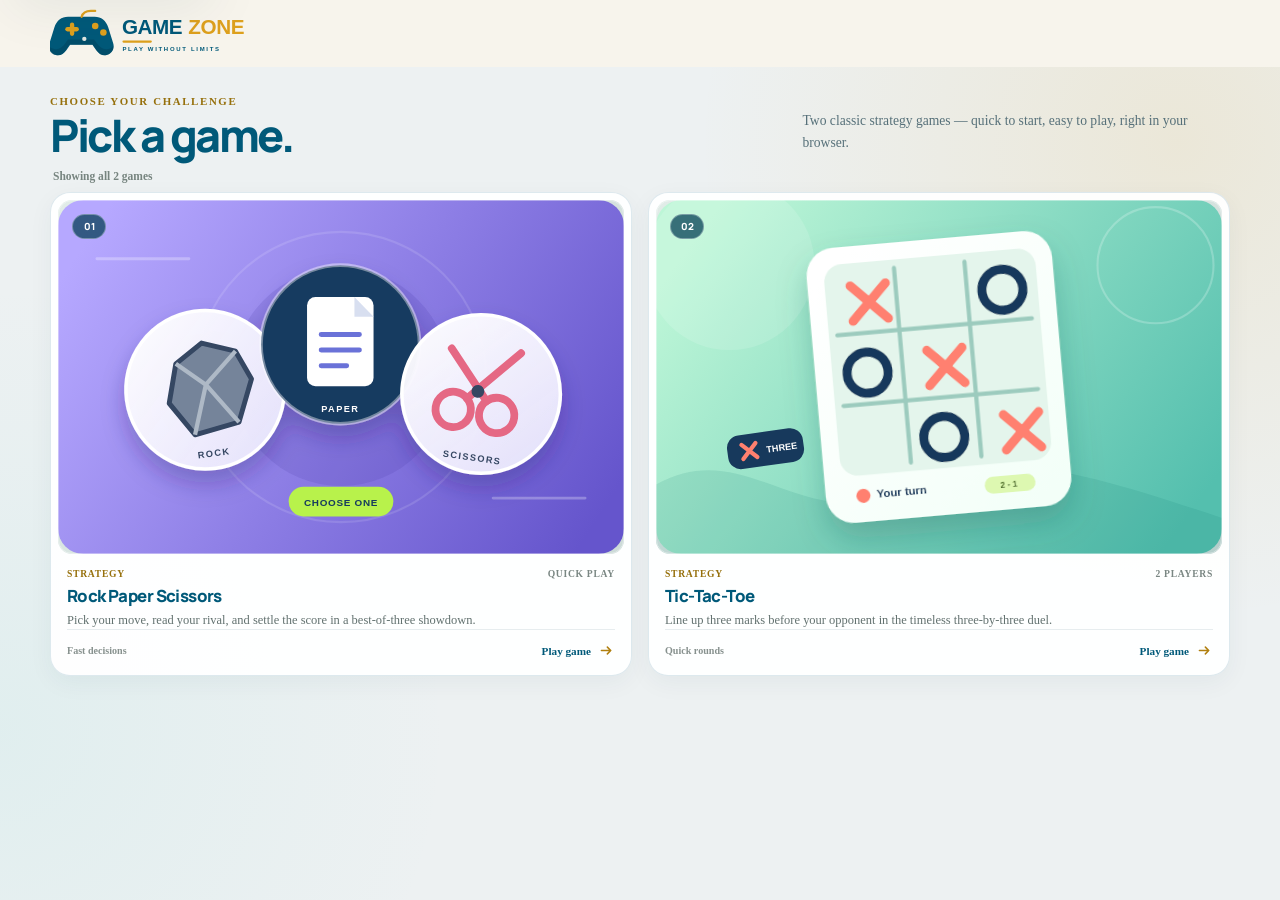
<file: index.html>
<!DOCTYPE html>
<html lang="en">
<head>
  <meta charset="UTF-8">
  <meta name="viewport" content="width=device-width, initial-scale=1.0">
  <meta name="description" content="Play Rock Paper Scissors and Tic-Tac-Toe right in your browser — no downloads, no installs.">
  <meta name="theme-color" content="#f7f5ec">
  <link rel="icon" type="image/svg+xml" href="assets/icon/game_zone_favicon.svg">
  <title>Game Zone — Two Classics, One Place</title>
  <link rel="stylesheet" href="css/main.css">
  <script src="scripts/main.js" defer></script>
</head>
<body>
  <a class="skip-link" href="#games">Skip to the game library</a>

  <header class="site-header" data-site-header>
    <div class="site-header__inner">
      <a class="brand" href="#top" aria-label="Game Zone home">
        <img class="brand__logo" src="assets/icon/game_zone_logo.svg" alt="Game Zone — Play Without Limits">
      </a>
    </div>
  </header>

  <main id="top">
    <section class="games-section" id="games" aria-labelledby="games-title">
      <div class="games-section__inner">
        <div class="section-heading">
          <div>
            <p class="section-kicker">Choose your challenge</p>
            <h2 id="games-title">Pick a game.</h2>
          </div>
          <p>Two classic strategy games — quick to start, easy to play, right in your browser.</p>
        </div>

        <p class="catalog-count" data-result-count aria-live="polite">Showing all 2 games</p>

        <div class="game-grid" data-game-grid>
          <!-- Cards rendered dynamically from data/games.json -->
        </div>

        <div class="empty-state" data-empty-state hidden>
          <span aria-hidden="true">?</span>
          <h3>No games found</h3>
          <p>Try another search or choose a different category.</p>
          <button type="button" class="empty-state__reset" data-reset-catalog>Show all games</button>
        </div>
      </div>
    </section>
  </main>
</body>
</html>
</file>
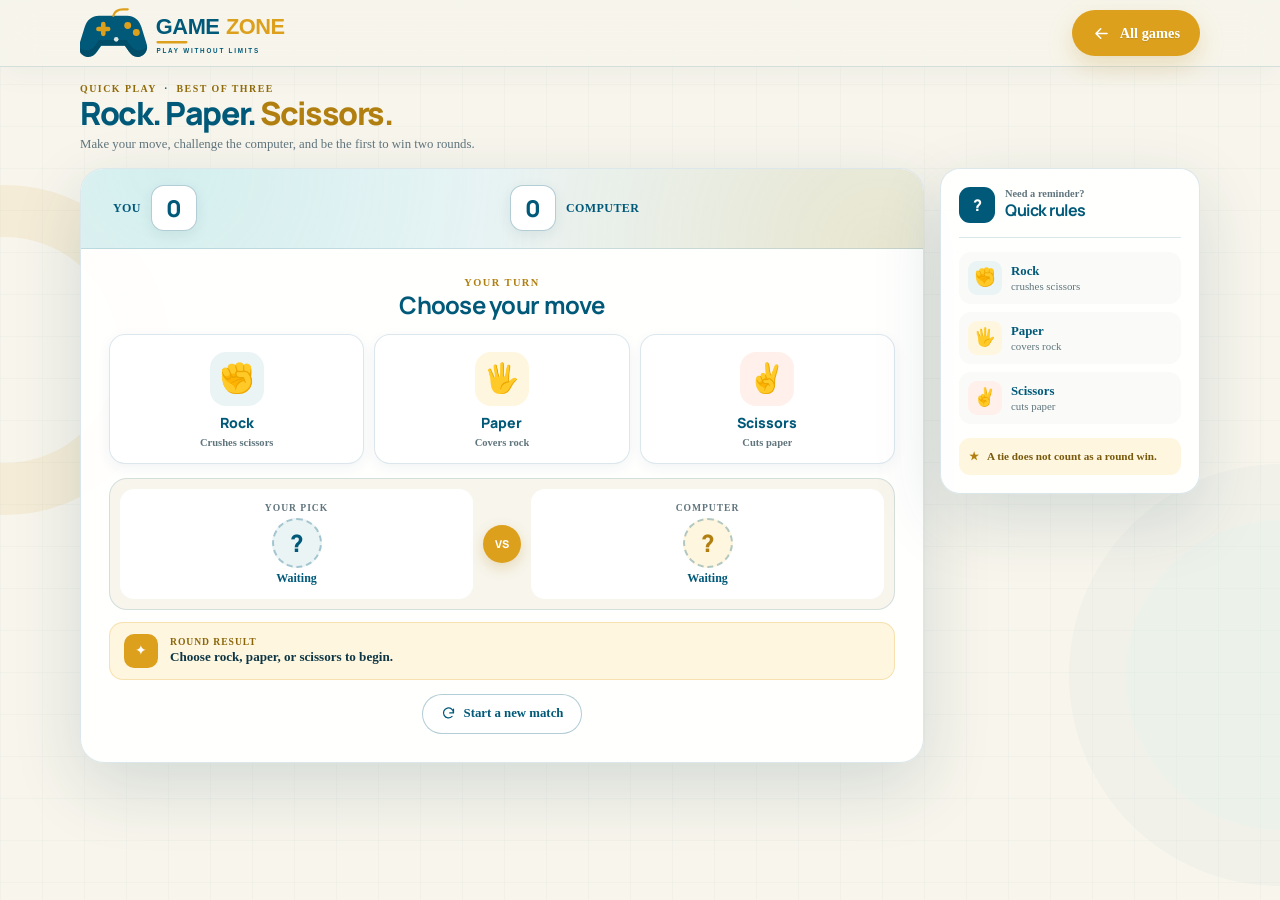
<file: games/rock-paper-scissors/index.html>
<!DOCTYPE html>
<html lang="en">
<head>
  <meta charset="UTF-8">
  <meta name="viewport" content="width=device-width, initial-scale=1.0">
  <meta name="description" content="Play a best-of-three game of Rock Paper Scissors in Game Zone.">
  <meta name="theme-color" content="#f7f5ec">
  <link rel="icon" type="image/svg+xml" href="../../assets/icon/game_zone_favicon.svg">
  <title>Rock Paper Scissors | Game Zone</title>

  <link rel="preconnect" href="https://fonts.googleapis.com">
  <link rel="preconnect" href="https://fonts.gstatic.com" crossorigin>
  <link href="https://fonts.googleapis.com/css2?family=DM+Sans:wght@400;500;600;700&family=Manrope:wght@600;700;800&display=swap" rel="stylesheet">
  <link rel="stylesheet" href="styles.css">
  <script src="game.js" defer></script>
</head>
<body>
  <div class="page-shape page-shape--left" aria-hidden="true"></div>
  <div class="page-shape page-shape--right" aria-hidden="true"></div>

  <header class="game-header">
    <div class="game-header__inner">
      <a class="brand" href="../../index.html" aria-label="Game Zone home">
        <img
          class="brand__logo"
          src="../../assets/icon/game_zone_logo.svg"
          alt="Game Zone — Play Without Limits"
          width="470"
          height="104"
        >
      </a>

      <a class="back-link" href="../../index.html#games">
        <svg viewBox="0 0 24 24" aria-hidden="true">
          <path d="M19 12H5m6-6-6 6 6 6" fill="none" stroke="currentColor" stroke-width="2" stroke-linecap="round" stroke-linejoin="round"/>
        </svg>
        <span>All games</span>
      </a>
    </div>
  </header>

  <main class="game-page">
    <section class="game-hero" aria-labelledby="page-title">
      <div class="game-hero__copy">
        <p class="eyebrow">Quick play <span aria-hidden="true">·</span> Best of three</p>
        <h1 id="page-title">Rock. Paper. <span>Scissors.</span></h1>
        <p class="game-hero__intro">
          Make your move, challenge the computer, and be the first to win two rounds.
        </p>
      </div>
    </section>

    <div class="game-layout">
      <section class="game-board" id="game-board" aria-labelledby="play-title">
        <h2 class="sr-only" id="play-title">Play Rock Paper Scissors</h2>

        <div class="scoreboard" role="group" aria-label="Current match score">
          <div class="score score--player">
            <span class="score__label">You</span>
            <output class="score__value" id="player-score" aria-label="Your score">0</output>
          </div>

          <div class="score score--computer">
            <span class="score__label">Computer</span>
            <output class="score__value" id="computer-score" aria-label="Computer score">0</output>
          </div>
        </div>

        <div class="game-board__content">
          <div class="section-heading">
            <p>Your turn</p>
            <h2 id="choice-heading">Choose your move</h2>
          </div>

          <div class="choices" role="group" aria-labelledby="choice-heading">
            <button class="choice" id="rock" type="button" data-choice="rock" aria-pressed="false">
              <span class="choice__icon choice__icon--rock" aria-hidden="true">✊</span>
              <span class="choice__name">Rock</span>
              <span class="choice__hint">Crushes scissors</span>
            </button>

            <button class="choice" id="paper" type="button" data-choice="paper" aria-pressed="false">
              <span class="choice__icon choice__icon--paper" aria-hidden="true">🖐️</span>
              <span class="choice__name">Paper</span>
              <span class="choice__hint">Covers rock</span>
            </button>

            <button class="choice" id="scissors" type="button" data-choice="scissors" aria-pressed="false">
              <span class="choice__icon choice__icon--scissors" aria-hidden="true">✌️</span>
              <span class="choice__name">Scissors</span>
              <span class="choice__hint">Cuts paper</span>
            </button>
          </div>

          <div class="battle" role="group" aria-label="Current round choices">
            <div class="pick-card pick-card--player">
              <span class="pick-card__label">Your pick</span>
              <output class="pick-card__icon" id="player-choice" aria-label="Your current choice">?</output>
              <strong class="pick-card__name" id="player-choice-name">Waiting</strong>
            </div>

            <span class="versus" aria-hidden="true">VS</span>

            <div class="pick-card pick-card--computer">
              <span class="pick-card__label">Computer</span>
              <output class="pick-card__icon" id="computer-choice" aria-label="Computer's current choice">?</output>
              <strong class="pick-card__name" id="computer-choice-name">Waiting</strong>
            </div>
          </div>

          <div class="result-panel" role="status" aria-live="polite" aria-atomic="true">
            <span class="result-panel__marker" aria-hidden="true">✦</span>
            <div>
              <span class="result-panel__label">Round result</span>
              <p id="result-message">Choose rock, paper, or scissors to begin.</p>
            </div>
          </div>

          <button class="reset-button" id="reset-game" type="button">
            <svg viewBox="0 0 24 24" aria-hidden="true">
              <path d="M20 11a8 8 0 1 0-2.34 5.66M20 5v6h-6" fill="none" stroke="currentColor" stroke-width="2" stroke-linecap="round" stroke-linejoin="round"/>
            </svg>
            Start a new match
          </button>
        </div>
      </section>

      <aside class="rules-card" aria-labelledby="rules-title">
        <div class="rules-card__heading">
          <span aria-hidden="true">?</span>
          <div>
            <p>Need a reminder?</p>
            <h2 id="rules-title">Quick rules</h2>
          </div>
        </div>

        <ol class="rule-list">
          <li>
            <span class="rule-list__icon rule-list__icon--rock" aria-hidden="true">✊</span>
            <p><strong>Rock</strong><span>crushes scissors</span></p>
          </li>
          <li>
            <span class="rule-list__icon rule-list__icon--paper" aria-hidden="true">🖐️</span>
            <p><strong>Paper</strong><span>covers rock</span></p>
          </li>
          <li>
            <span class="rule-list__icon rule-list__icon--scissors" aria-hidden="true">✌️</span>
            <p><strong>Scissors</strong><span>cuts paper</span></p>
          </li>
        </ol>

        <p class="rules-tip">
          <span aria-hidden="true">★</span>
          A tie does not count as a round win.
        </p>
      </aside>
    </div>
  </main>
</body>
</html>
</file>
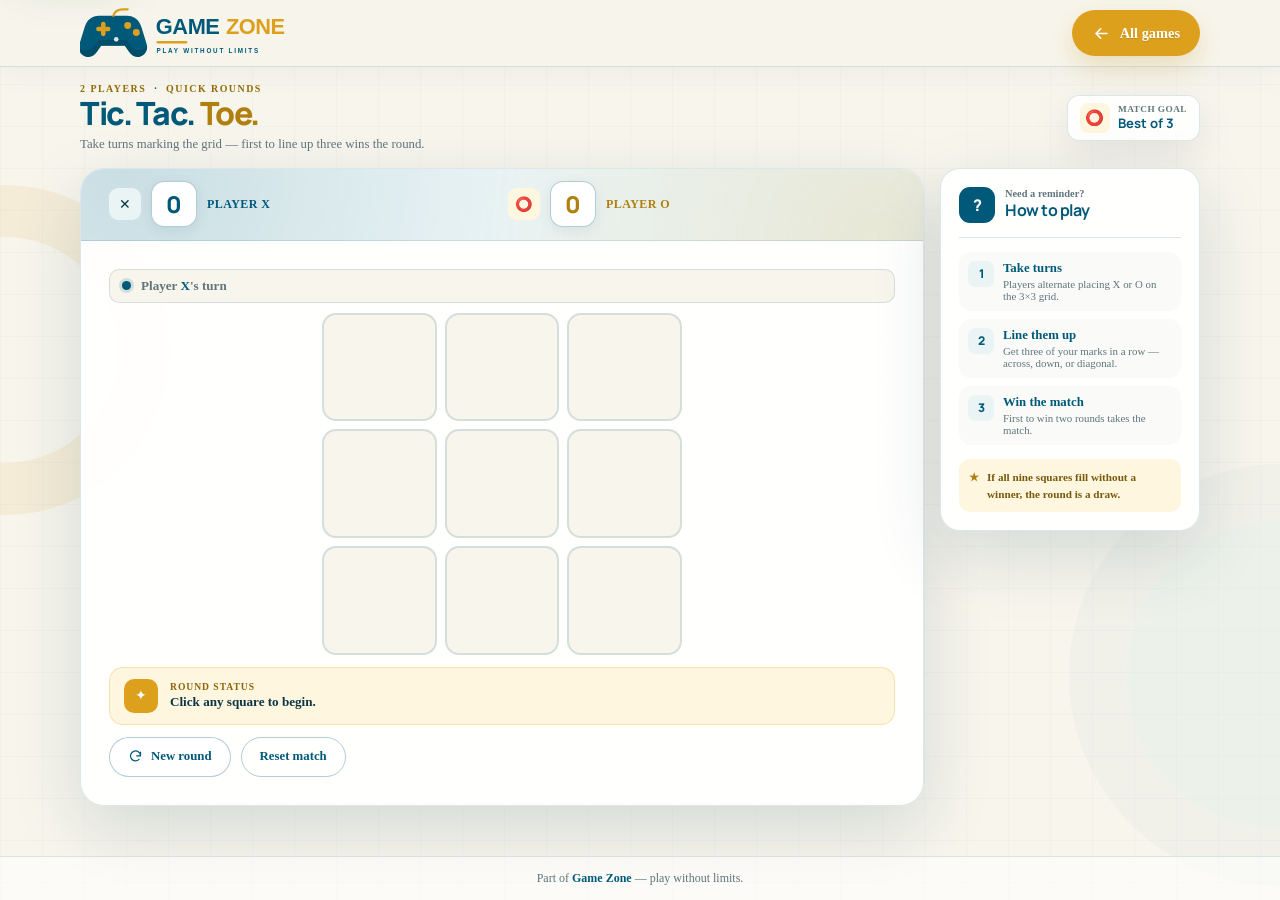
<file: games/tic-tac-toe/index.html>
<!DOCTYPE html>
<html lang="en">
<head>
  <meta charset="UTF-8">
  <meta name="viewport" content="width=device-width, initial-scale=1.0">
  <meta name="description" content="Play Tic-Tac-Toe against a friend — line up three marks and win the classic three-by-three duel.">
  <meta name="theme-color" content="#f7f5ec">
  <link rel="icon" type="image/svg+xml" href="../../assets/icon/game_zone_favicon.svg">
  <title>Tic-Tac-Toe | Game Zone</title>

  <link rel="preconnect" href="https://fonts.googleapis.com">
  <link rel="preconnect" href="https://fonts.gstatic.com" crossorigin>
  <link href="https://fonts.googleapis.com/css2?family=DM+Sans:wght@400;500;600;700&family=Manrope:wght@600;700;800&display=swap" rel="stylesheet">
  <link rel="stylesheet" href="styles.css">
  <script src="game.js" defer></script>
</head>
<body>
  <a class="skip-link" href="#game-board">Skip to game</a>

  <div class="page-shape page-shape--left"  aria-hidden="true"></div>
  <div class="page-shape page-shape--right" aria-hidden="true"></div>

  <header class="game-header">
    <div class="game-header__inner">
      <a class="brand" href="../../index.html" aria-label="Game Zone home">
        <img
          class="brand__logo"
          src="../../assets/icon/game_zone_logo.svg"
          alt="Game Zone — Play Without Limits"
          width="470" height="104"
        >
      </a>
      <a class="back-link" href="../../index.html#games">
        <svg viewBox="0 0 24 24" aria-hidden="true">
          <path d="M19 12H5m6-6-6 6 6 6" fill="none" stroke="currentColor" stroke-width="2"
                stroke-linecap="round" stroke-linejoin="round"/>
        </svg>
        <span>All games</span>
      </a>
    </div>
  </header>

  <main class="game-page">

    <section class="game-hero" aria-labelledby="page-title">
      <div class="game-hero__copy">
        <p class="eyebrow">2 players <span aria-hidden="true">·</span> Quick rounds</p>
        <h1 id="page-title">Tic. Tac. <span>Toe.</span></h1>
        <p class="game-hero__intro">
          Take turns marking the grid — first to line up three wins the round.
        </p>
      </div>
      <div class="match-goal" aria-label="Match goal: best of three rounds">
        <span class="match-goal__icon" aria-hidden="true">⭕</span>
        <span class="match-goal__text">
          <small>Match goal</small>
          <strong>Best of 3</strong>
        </span>
      </div>
    </section>

    <div class="game-layout">

      <!-- ── Board ─────────────────────────────── -->
      <section class="game-board" id="game-board" aria-labelledby="play-title">
        <h2 class="sr-only" id="play-title">Play Tic-Tac-Toe</h2>

        <!-- Scoreboard -->
        <div class="scoreboard" role="group" aria-label="Current match score">
          <div class="score score--x">
            <span class="score__mark" aria-hidden="true">✕</span>
            <output class="score__value" id="score-x" aria-label="Player X score">0</output>
            <span class="score__label">Player X</span>
          </div>
          <div class="score score--o">
            <span class="score__label">Player O</span>
            <output class="score__value" id="score-o" aria-label="Player O score">0</output>
            <span class="score__mark" aria-hidden="true">⭕</span>
          </div>
        </div>

        <div class="game-board__content">

          <!-- Turn indicator -->
          <div class="turn-indicator" role="status" aria-live="polite" aria-atomic="true">
            <span class="turn-indicator__dot" aria-hidden="true"></span>
            <p id="turn-message">Player <strong id="current-player">X</strong>'s turn</p>
          </div>

          <!-- Grid -->
          <div
            class="ttt-grid"
            id="ttt-grid"
            role="grid"
            aria-label="Tic-Tac-Toe board"
          >
            <button class="cell" id="cell-0" type="button" role="gridcell" data-cell="0" aria-label="Row 1, Column 1" aria-pressed="false"></button>
            <button class="cell" id="cell-1" type="button" role="gridcell" data-cell="1" aria-label="Row 1, Column 2" aria-pressed="false"></button>
            <button class="cell" id="cell-2" type="button" role="gridcell" data-cell="2" aria-label="Row 1, Column 3" aria-pressed="false"></button>
            <button class="cell" id="cell-3" type="button" role="gridcell" data-cell="3" aria-label="Row 2, Column 1" aria-pressed="false"></button>
            <button class="cell" id="cell-4" type="button" role="gridcell" data-cell="4" aria-label="Row 2, Column 2" aria-pressed="false"></button>
            <button class="cell" id="cell-5" type="button" role="gridcell" data-cell="5" aria-label="Row 2, Column 3" aria-pressed="false"></button>
            <button class="cell" id="cell-6" type="button" role="gridcell" data-cell="6" aria-label="Row 3, Column 1" aria-pressed="false"></button>
            <button class="cell" id="cell-7" type="button" role="gridcell" data-cell="7" aria-label="Row 3, Column 2" aria-pressed="false"></button>
            <button class="cell" id="cell-8" type="button" role="gridcell" data-cell="8" aria-label="Row 3, Column 3" aria-pressed="false"></button>
          </div>

          <!-- Result -->
          <div class="result-panel" role="status" aria-live="polite" aria-atomic="true">
            <span class="result-panel__marker" aria-hidden="true">✦</span>
            <div>
              <span class="result-panel__label">Round status</span>
              <p id="result-message">Click any square to begin.</p>
            </div>
          </div>

          <!-- Controls -->
          <div class="board-controls">
            <button class="reset-button" id="reset-round" type="button">
              <svg viewBox="0 0 24 24" aria-hidden="true">
                <path d="M20 11a8 8 0 1 0-2.34 5.66M20 5v6h-6" fill="none" stroke="currentColor"
                      stroke-width="2" stroke-linecap="round" stroke-linejoin="round"/>
              </svg>
              New round
            </button>
            <button class="reset-button reset-button--ghost" id="reset-match" type="button">
              Reset match
            </button>
          </div>

        </div>
      </section>

      <!-- ── Rules card ─────────────────────────── -->
      <aside class="rules-card" aria-labelledby="rules-title">
        <div class="rules-card__heading">
          <span aria-hidden="true">?</span>
          <div>
            <p>Need a reminder?</p>
            <h2 id="rules-title">How to play</h2>
          </div>
        </div>

        <ol class="rule-list">
          <li>
            <span class="rule-list__num" aria-hidden="true">1</span>
            <p><strong>Take turns</strong><span>Players alternate placing X or O on the 3×3 grid.</span></p>
          </li>
          <li>
            <span class="rule-list__num" aria-hidden="true">2</span>
            <p><strong>Line them up</strong><span>Get three of your marks in a row — across, down, or diagonal.</span></p>
          </li>
          <li>
            <span class="rule-list__num" aria-hidden="true">3</span>
            <p><strong>Win the match</strong><span>First to win two rounds takes the match.</span></p>
          </li>
        </ol>

        <p class="rules-tip">
          <span aria-hidden="true">★</span>
          If all nine squares fill without a winner, the round is a draw.
        </p>
      </aside>

    </div>
  </main>

  <footer class="game-footer">
    <p>Part of <a href="../../index.html">Game Zone</a> — play without limits.</p>
  </footer>
</body>
</html>
</file>
<file: css/main.css>
@import url("https://fonts.googleapis.com/css2?family=DM+Sans:wght@400;500;600;700&family=Manrope:wght@600;700;800&display=swap");

:root {
  --teal: #005979;
  --teal-deep: #003b52;
  --ink: #0c3646;
  --ink-soft: #567079;
  --ivory: #f7f5ec;
  --mist: #edf1f2;
  --white: #ffffff;
  --gold: #dda01d;
  --gold-dark: #b07f0f;
  --line: rgba(0, 89, 121, 0.13);
  --line-strong: rgba(0, 89, 121, 0.22);
  --radius-card: 28px;
  --shadow-soft: 0 18px 55px rgba(0, 59, 82, 0.1);
  --shadow-card: 0 24px 60px rgba(0, 59, 82, 0.16);
  --font-display: "Manrope", "Avenir Next", "Helvetica Neue", sans-serif;
  --font-body: "DM Sans", "Avenir Next", "Helvetica Neue", sans-serif;
}

*,
*::before,
*::after {
  box-sizing: border-box;
}

html {
  scroll-behavior: smooth;
  scroll-padding-top: 100px;
}

body {
  min-width: 320px;
  min-height: 100vh;
  margin: 0;
  display: flex;
  flex-direction: column;
  overflow-x: hidden;
  background: var(--ivory);
  color: var(--ink);
  font-family: var(--font-body);
  line-height: 1.5;
  -webkit-font-smoothing: antialiased;
  text-rendering: optimizeLegibility;
}

body,
button,
input {
  font: inherit;
}

button,
input {
  color: inherit;
}

button,
a {
  -webkit-tap-highlight-color: transparent;
}

a {
  color: inherit;
  text-decoration: none;
}

button {
  border: 0;
}

img,
svg {
  display: block;
}

img {
  max-width: 100%;
}

figure,
h1,
h2,
h3,
p {
  margin: 0;
}

[hidden] {
  display: none !important;
}

::selection {
  background: var(--gold);
  color: var(--white);
}

:focus-visible {
  outline: 3px solid var(--gold-dark);
  outline-offset: 4px;
}

.sr-only {
  position: absolute;
  width: 1px;
  height: 1px;
  padding: 0;
  margin: -1px;
  overflow: hidden;
  clip: rect(0, 0, 0, 0);
  white-space: nowrap;
  border: 0;
}

.skip-link {
  position: fixed;
  top: 12px;
  left: 12px;
  z-index: 200;
  padding: 11px 17px;
  border-radius: 11px;
  background: var(--teal);
  color: var(--white);
  font-weight: 700;
  box-shadow: var(--shadow-soft);
  transform: translateY(-170%);
  transition: transform 180ms ease;
}

.skip-link:focus {
  transform: translateY(0);
}

/* ── Header ────────────────────────────────────────── */
main {
  flex: 1;
  display: flex;
  flex-direction: column;
}

.site-header {
  position: sticky;
  top: 0;
  z-index: 100;
  border-bottom: 1px solid transparent;
  background: rgba(247, 245, 236, 0.84);
  transition: background-color 200ms ease, border-color 200ms ease, box-shadow 200ms ease;
}

.site-header.is-scrolled {
  border-color: var(--line);
  background: rgba(255, 255, 255, 0.92);
  box-shadow: 0 10px 36px rgba(0, 59, 82, 0.1);
  backdrop-filter: blur(18px);
}

.site-header__inner {
  width: min(1180px, calc(100% - 48px));
  min-height: 66px;
  margin: 0 auto;
  display: flex;
  align-items: center;
  justify-content: space-between;
  gap: 32px;
}

.brand {
  display: inline-flex;
  align-items: center;
  flex: 0 0 auto;
  border-radius: 12px;
}

.brand__logo {
  width: clamp(200px, 20vw, 260px);
  height: auto;
}

.site-nav {
  margin-left: auto;
  display: flex;
  align-items: center;
  gap: 34px;
}

.site-nav__link {
  position: relative;
  padding: 12px 0;
  color: #657480;
  font-size: 0.9rem;
  font-weight: 700;
  transition: color 180ms ease;
}

.site-nav__link::after {
  position: absolute;
  right: 0;
  bottom: 6px;
  left: 0;
  height: 3px;
  border-radius: 999px;
  background: var(--gold-dark);
  content: "";
  transform: scaleX(0);
  transform-origin: right;
  transition: transform 180ms ease;
}

.site-nav__link:hover,
.site-nav__link.is-active {
  color: var(--teal);
}

.site-nav__link:hover::after,
.site-nav__link.is-active::after {
  transform: scaleX(1);
  transform-origin: left;
}

/* ── Catalog section ───────────────────────────────── */
.games-section {
  position: relative;
  z-index: 3;
  flex: 1;
  padding: 28px 0 24px;
  background:
    radial-gradient(circle at 92% 9%, rgba(221, 160, 29, 0.12), transparent 30rem),
    radial-gradient(circle at 0 80%, rgba(112, 214, 209, 0.1), transparent 28rem),
    var(--mist);
}

.games-section__inner {
  width: min(1180px, calc(100% - 48px));
  margin: 0 auto;
  height: 100%;
  display: flex;
  flex-direction: column;
}

.section-heading {
  display: grid;
  grid-template-columns: minmax(0, 1.25fr) minmax(270px, 0.75fr);
  align-items: end;
  gap: 40px;
}

.section-kicker {
  margin-bottom: 6px;
  color: #96700c;
  font-size: 0.68rem;
  font-weight: 800;
  letter-spacing: 0.15em;
  text-transform: uppercase;
}

.section-heading h2 {
  color: var(--teal);
  font-family: var(--font-display);
  font-size: clamp(1.8rem, 3.5vw, 2.8rem);
  font-weight: 800;
  letter-spacing: -0.055em;
  line-height: 1;
}

.section-heading > p {
  max-width: 410px;
  padding-bottom: 4px;
  color: var(--ink-soft);
  font-size: 0.85rem;
  line-height: 1.6;
}

.catalog-tools {
  margin-top: 20px;
  padding: 8px;
  display: flex;
  border: 1px solid var(--line);
  border-radius: 16px;
  background: rgba(255, 255, 255, 0.74);
  box-shadow: 0 8px 24px rgba(0, 59, 82, 0.06);
}

.search-box {
  position: relative;
  width: 100%;
  display: flex;
  align-items: center;
}

.search-box > svg {
  position: absolute;
  left: 15px;
  z-index: 1;
  width: 19px;
  height: 19px;
  color: #6a7a7c;
  pointer-events: none;
}

.search-box input {
  width: 100%;
  height: 38px;
  padding: 0 43px 0 44px;
  border: 1px solid transparent;
  border-radius: 10px;
  outline: 0;
  appearance: none;
  background: var(--white);
  color: var(--teal);
  font-size: 0.85rem;
  box-shadow: inset 0 0 0 1px rgba(0, 59, 82, 0.06);
  transition: border-color 180ms ease, box-shadow 180ms ease;
}

.search-box input::-webkit-search-cancel-button {
  cursor: pointer;
}

.search-box input::placeholder {
  color: #8a9694;
}

.search-box input:focus {
  border-color: var(--gold-dark);
  box-shadow: 0 0 0 3px rgba(221, 160, 29, 0.28);
}

.search-box kbd {
  position: absolute;
  right: 12px;
  min-width: 23px;
  padding: 2px 6px;
  border: 1px solid #d9dfd7;
  border-radius: 6px;
  background: #f4f5ef;
  color: #87928d;
  font-family: inherit;
  font-size: 0.65rem;
  text-align: center;
  pointer-events: none;
}

.catalog-count {
  margin: 12px 3px 10px;
  color: #76847f;
  font-size: 0.72rem;
  font-weight: 700;
}

/* ── Game cards (JS-rendered) ──────────────────────── */
.game-grid {
  display: grid;
  grid-template-columns: repeat(2, minmax(0, 1fr));
  gap: 16px;
  flex: 1;
  align-content: stretch;
}

.game-card {
  min-width: 0;
  overflow: hidden;
  border: 1px solid var(--line);
  border-radius: 20px;
  background: rgba(255, 255, 255, 0.94);
  box-shadow: 0 7px 24px rgba(0, 59, 82, 0.05);
  transition: border-color 220ms ease, box-shadow 220ms ease, transform 220ms ease;
  animation: card-in 480ms both;
  display: flex;
  flex-direction: column;
}

.game-card:nth-child(2) { animation-delay: 45ms; }

@keyframes card-in {
  from { opacity: 0; transform: translateY(14px); }
  to   { opacity: 1; transform: translateY(0); }
}

.game-card:hover {
  border-color: var(--line-strong);
  box-shadow: var(--shadow-card);
  transform: translateY(-7px);
}

.game-card__link {
  height: 100%;
  flex: 1;
  display: flex;
  flex-direction: column;
  border-radius: inherit;
  color: inherit;
}

.game-card__link:focus-visible {
  outline: 3px solid var(--gold-dark);
  outline-offset: -3px;
}

.game-card__media {
  position: relative;
  flex: 1;
  min-height: 180px;
  margin: 7px 7px 0;
  overflow: hidden;
  border-radius: 14px;
  background: linear-gradient(135deg, #e1ece8, #cddbd8);
  isolation: isolate;
}

.game-card__media::after {
  position: absolute;
  inset: 0;
  z-index: 1;
  border: 1px solid rgba(255, 255, 255, 0.38);
  border-radius: inherit;
  content: "";
  pointer-events: none;
}

.game-card__image {
  width: 100%;
  height: 100%;
  object-fit: cover;
  transition: opacity 220ms ease, transform 420ms ease;
}

.game-card:hover .game-card__image {
  transform: scale(1.045);
}

.game-card__image.is-missing {
  opacity: 0;
}

.game-card__number {
  position: absolute;
  top: 14px;
  left: 14px;
  z-index: 3;
  min-width: 34px;
  height: 25px;
  padding: 0 8px;
  display: grid;
  place-items: center;
  border: 1px solid rgba(255, 255, 255, 0.33);
  border-radius: 999px;
  background: rgba(0, 59, 82, 0.72);
  color: var(--white);
  font-family: var(--font-display);
  font-size: 0.61rem;
  font-weight: 800;
  backdrop-filter: blur(9px);
}

.game-card__body {
  padding: 14px 16px 16px;
  display: flex;
  flex-direction: column;
  flex-shrink: 0;
}

.game-card__meta {
  display: flex;
  align-items: center;
  justify-content: space-between;
  gap: 16px;
  color: #7a8783;
  font-size: 0.6rem;
  font-weight: 800;
  letter-spacing: 0.075em;
  text-transform: uppercase;
}

.game-card__meta span:first-child {
  color: #96700c;
}

.game-card h3 {
  margin-top: 7px;
  color: var(--teal);
  font-family: var(--font-display);
  font-size: 1.05rem;
  font-weight: 800;
  letter-spacing: -0.035em;
  line-height: 1.2;
}

.game-card__body > p {
  margin-top: 5px;
  color: #62716f;
  font-size: 0.78rem;
  line-height: 1.5;
}

.game-card__footer {
  margin-top: auto;
  padding-top: 12px;
  display: flex;
  align-items: center;
  justify-content: space-between;
  gap: 12px;
  border-top: 1px solid rgba(0, 59, 82, 0.09);
  color: #87918e;
  font-size: 0.63rem;
  font-weight: 700;
}

.game-card__action {
  display: inline-flex;
  align-items: center;
  gap: 7px;
  color: var(--teal);
  font-size: 0.7rem;
  font-weight: 800;
  white-space: nowrap;
}

.game-card__action svg {
  width: 17px;
  height: 17px;
  color: var(--gold-dark);
}

/* ── Empty state ───────────────────────────────────── */
.empty-state {
  padding: 70px 20px;
  border: 1px dashed #b6c1b9;
  border-radius: var(--radius-card);
  background: rgba(255, 255, 255, 0.5);
  text-align: center;
}

.empty-state > span {
  width: 55px;
  height: 55px;
  margin: 0 auto 15px;
  display: grid;
  place-items: center;
  border-radius: 50%;
  background: var(--teal);
  color: var(--gold);
  font-family: var(--font-display);
  font-size: 1.35rem;
  font-weight: 800;
}

.empty-state h3 {
  color: var(--teal);
  font-family: var(--font-display);
  font-size: 1.3rem;
}

.empty-state p {
  margin-top: 5px;
  color: var(--ink-soft);
  font-size: 0.86rem;
}

.empty-state__reset {
  margin-top: 18px;
  padding: 10px 16px;
  border-radius: 999px;
  background: var(--gold);
  color: var(--teal-deep);
  cursor: pointer;
  font-size: 0.78rem;
  font-weight: 800;
  transition: background-color 180ms ease, transform 180ms ease;
}

.empty-state__reset:hover {
  background: #e9ad2d;
  transform: translateY(-1px);
}

/* ── Footer ────────────────────────────────────────── */
.site-footer {
  background: var(--teal-deep);
  color: var(--white);
}

.site-footer__inner {
  width: min(1180px, calc(100% - 48px));
  margin: 0 auto;
  padding: 24px 0 20px;
  display: grid;
  grid-template-columns: 1fr auto;
  align-items: center;
  gap: 32px;
}

.site-footer__brand > p {
  color: rgba(255, 255, 255, 0.5);
  font-size: 0.86rem;
}

.site-footer__links {
  display: flex;
  gap: 27px;
}

.site-footer__links a {
  color: rgba(255, 255, 255, 0.68);
  font-size: 0.79rem;
  font-weight: 700;
  transition: color 180ms ease;
}

.site-footer__links a:hover {
  color: var(--gold);
}

/* ── Responsive ────────────────────────────────────── */
@media (max-width: 900px) {
  .section-heading {
    grid-template-columns: 1fr;
    gap: 20px;
  }
}

@media (max-width: 700px) {
  .site-header__inner,
  .games-section__inner,
  .site-footer__inner {
    width: min(100% - 32px, 1180px);
  }

  .site-header__inner {
    min-height: 82px;
    gap: 16px;
  }

  .brand__logo {
    width: 215px;
  }

  .site-nav {
    display: none;
  }

  .games-section {
    padding: 48px 0 56px;
  }

  .catalog-tools {
    margin-top: 36px;
  }

  .game-grid {
    grid-template-columns: 1fr;
    gap: 18px;
  }

  .game-card__media {
    aspect-ratio: 16 / 9;
  }

  .site-footer__inner {
    padding: 22px 0 18px;
    grid-template-columns: 1fr;
    gap: 18px;
  }

  .site-footer__links {
    flex-wrap: wrap;
  }
}

@media (max-width: 460px) {
  .brand__logo {
    width: 185px;
  }

  .section-heading h2 {
    font-size: 2.55rem;
  }

  .catalog-tools {
    margin-top: 36px;
  }

  .game-card__body {
    padding: 18px;
  }

  .game-card__number {
    top: 11px;
    left: 11px;
  }

  .game-card__footer > span:first-child {
    display: none;
  }

  .game-card__footer {
    justify-content: flex-end;
  }
}

@media (prefers-reduced-motion: reduce) {
  html { scroll-behavior: auto; }

  *,
  *::before,
  *::after {
    scroll-behavior: auto !important;
    animation-duration: 0.01ms !important;
    animation-iteration-count: 1 !important;
    transition-duration: 0.01ms !important;
  }
}
</file>
<file: games/rock-paper-scissors/styles.css>
:root {
  --teal: #005979;
  --teal-deep: #003b52;
  --teal-soft: #eaf4f5;
  --gold: #dda01d;
  --gold-dark: #b07f0f;
  --gold-soft: #fff6df;
  --ivory: #f7f5ec;
  --white: #ffffff;
  --ink: #0c3646;
  --ink-soft: #60757d;
  --coral-soft: #fff0eb;
  --aqua-soft: #e7f7f5;
  --line: rgba(0, 89, 121, 0.14);
  --line-strong: rgba(0, 89, 121, 0.3);
  --shadow-soft: 0 14px 40px rgba(0, 59, 82, 0.09);
  --shadow-card: 0 24px 70px rgba(0, 59, 82, 0.14);
  --font-display: "Manrope", "Avenir Next", "Helvetica Neue", sans-serif;
  --font-body: "DM Sans", "Avenir Next", "Helvetica Neue", sans-serif;
}

*,
*::before,
*::after {
  box-sizing: border-box;
}

html {
  scroll-behavior: smooth;
}

body {
  min-width: 320px;
  min-height: 100vh;
  margin: 0;
  display: flex;
  flex-direction: column;
  overflow-x: hidden;
  background:
    linear-gradient(rgba(0, 89, 121, 0.025) 1px, transparent 1px),
    linear-gradient(90deg, rgba(0, 89, 121, 0.025) 1px, transparent 1px),
    var(--ivory);
  background-size: 42px 42px;
  color: var(--ink);
  font-family: var(--font-body);
  line-height: 1.5;
  -webkit-font-smoothing: antialiased;
  text-rendering: optimizeLegibility;
}

body,
button {
  font: inherit;
}

button,
a {
  -webkit-tap-highlight-color: transparent;
}

a {
  color: inherit;
  text-decoration: none;
}

button {
  border: 0;
  color: inherit;
}

button:not(:disabled),
a {
  cursor: pointer;
}

img,
svg {
  display: block;
}

img {
  max-width: 100%;
}

h1,
h2,
p,
ol {
  margin: 0;
}

ol {
  padding: 0;
  list-style: none;
}

::selection {
  background: var(--gold);
  color: var(--white);
}

:focus-visible {
  outline: 3px solid var(--gold-dark);
  outline-offset: 4px;
}

.sr-only {
  position: absolute;
  width: 1px;
  height: 1px;
  padding: 0;
  margin: -1px;
  overflow: hidden;
  clip: rect(0, 0, 0, 0);
  white-space: nowrap;
  border: 0;
}

.skip-link {
  position: fixed;
  top: 12px;
  left: 12px;
  z-index: 1000;
  padding: 11px 17px;
  border-radius: 12px;
  background: var(--teal);
  color: var(--white);
  font-weight: 800;
  box-shadow: var(--shadow-soft);
  transform: translateY(-180%);
  transition: transform 180ms ease;
}

.skip-link:focus {
  transform: translateY(0);
}

.page-shape {
  position: fixed;
  z-index: -1;
  border-radius: 50%;
  pointer-events: none;
}

.page-shape--left {
  top: 185px;
  left: -160px;
  width: 330px;
  height: 330px;
  border: 52px solid rgba(221, 160, 29, 0.1);
}

.page-shape--right {
  right: -155px;
  bottom: 70px;
  width: 310px;
  height: 310px;
  background: rgba(112, 214, 209, 0.08);
  box-shadow: 0 0 0 56px rgba(0, 89, 121, 0.025);
}

/* Header */
.game-header {
  position: relative;
  z-index: 20;
  border-bottom: 1px solid var(--line);
  background: rgba(247, 245, 236, 0.9);
  box-shadow: 0 8px 30px rgba(0, 59, 82, 0.04);
  backdrop-filter: blur(16px);
}

.game-header__inner {
  width: min(1120px, calc(100% - 48px));
  min-height: 66px;
  margin: 0 auto;
  display: flex;
  align-items: center;
  justify-content: space-between;
  gap: 28px;
}

.brand {
  display: inline-flex;
  align-items: center;
  border-radius: 12px;
}

.brand__logo {
  width: clamp(210px, 22vw, 270px);
  height: auto;
}

.back-link {
  min-height: 46px;
  padding: 0 20px;
  display: inline-flex;
  align-items: center;
  justify-content: center;
  gap: 9px;
  border-radius: 999px;
  background: var(--gold);
  color: var(--white);
  font-size: 0.9rem;
  font-weight: 800;
  text-shadow: 0 1px 1px rgba(0, 59, 82, 0.16);
  box-shadow: 0 10px 26px rgba(176, 127, 15, 0.22);
  transition: background-color 180ms ease, box-shadow 180ms ease, transform 180ms ease;
}

.back-link svg {
  width: 19px;
  height: 19px;
  transition: transform 180ms ease;
}

.back-link:hover {
  background: #c78e13;
  box-shadow: 0 14px 30px rgba(176, 127, 15, 0.28);
  transform: translateY(-2px);
}

.back-link:hover svg {
  transform: translateX(-3px);
}

/* Page heading */
.game-page {
  width: min(1120px, calc(100% - 48px));
  margin: 0 auto;
  padding: 16px 0 24px;
  flex: 1;
}

.game-hero {
  margin-bottom: 14px;
  display: flex;
  align-items: center;
  justify-content: space-between;
  gap: 20px;
}

.eyebrow {
  margin-bottom: 3px;
  color: #926c0a;
  font-size: 0.62rem;
  font-weight: 800;
  letter-spacing: 0.15em;
  text-transform: uppercase;
}

.eyebrow span {
  padding: 0 4px;
  color: var(--teal);
}

.game-hero h1 {
  color: var(--teal);
  font-family: var(--font-display);
  font-size: clamp(1.4rem, 3vw, 2rem);
  font-weight: 800;
  letter-spacing: -0.045em;
  line-height: 1.05;
}

.game-hero h1 span {
  color: var(--gold-dark);
}

.game-hero__intro {
  max-width: 560px;
  margin-top: 4px;
  color: var(--ink-soft);
  font-size: 0.8rem;
  line-height: 1.5;
}

.match-goal {
  flex-shrink: 0;
  padding: 7px 12px;
  display: flex;
  align-items: center;
  gap: 8px;
  border: 1px solid var(--line);
  border-radius: 12px;
  background: rgba(255, 255, 255, 0.86);
  box-shadow: var(--shadow-soft);
}

.match-goal__icon {
  width: 30px;
  height: 30px;
  display: grid;
  place-items: center;
  border-radius: 8px;
  background: var(--gold-soft);
  font-size: 0.95rem;
}

.match-goal__text {
  display: grid;
  gap: 0;
}

.match-goal small {
  color: var(--ink-soft);
  font-size: 0.58rem;
  font-weight: 700;
  letter-spacing: 0.05em;
  text-transform: uppercase;
}

.match-goal strong {
  color: var(--teal);
  font-family: var(--font-display);
  font-size: 0.82rem;
}

/* Main game layout */
.game-layout {
  display: grid;
  grid-template-columns: minmax(0, 1fr) minmax(220px, 260px);
  align-items: start;
  gap: 16px;
}

.game-board,
.rules-card {
  border: 1px solid var(--line);
  background: rgba(255, 255, 255, 0.94);
  box-shadow: var(--shadow-card);
}

.game-board {
  min-width: 0;
  overflow: hidden;
  border-radius: 24px;
}

.scoreboard {
  min-height: 80px;
  padding: 14px clamp(16px, 4vw, 32px);
  display: grid;
  grid-template-columns: repeat(2, minmax(0, 1fr));
  align-items: center;
  gap: 16px;
  border-bottom: 1px solid var(--line);
  background:
    radial-gradient(circle at 10% 0%, rgba(112, 214, 209, 0.18), transparent 50%),
    radial-gradient(circle at 95% 100%, rgba(221, 160, 29, 0.17), transparent 50%),
    var(--teal-soft);
}

.score {
  display: flex;
  align-items: center;
  gap: 10px;
}

.score--computer {
  justify-content: flex-end;
  flex-direction: row-reverse;
  text-align: right;
}

.score__label {
  color: var(--teal);
  font-size: 0.75rem;
  font-weight: 800;
  letter-spacing: 0.035em;
  text-transform: uppercase;
}

.score__value {
  width: 46px;
  height: 46px;
  display: grid;
  place-items: center;
  border: 1px solid var(--line-strong);
  border-radius: 13px;
  background: var(--white);
  color: var(--teal);
  font-family: var(--font-display);
  font-size: 1.45rem;
  font-weight: 800;
  line-height: 1;
  box-shadow: 0 4px 14px rgba(0, 59, 82, 0.08);
}

.game-board__content {
  padding: clamp(16px, 3vw, 28px);
}

.section-heading {
  text-align: center;
}

.section-heading p {
  margin-bottom: 3px;
  color: var(--gold-dark);
  font-size: 0.65rem;
  font-weight: 800;
  letter-spacing: 0.14em;
  text-transform: uppercase;
}

.section-heading h2 {
  color: var(--teal);
  font-family: var(--font-display);
  font-size: clamp(1.15rem, 2.5vw, 1.5rem);
  letter-spacing: -0.03em;
  line-height: 1.2;
}

/* Move controls */
.choices {
  margin-top: 14px;
  display: grid;
  grid-template-columns: repeat(3, minmax(0, 1fr));
  gap: 10px;
}

.choice {
  position: relative;
  min-width: 0;
  min-height: 130px;
  padding: 12px 8px 10px;
  display: flex;
  flex-direction: column;
  align-items: center;
  justify-content: center;
  gap: 5px;
  overflow: hidden;
  border: 1px solid var(--line);
  border-radius: 16px;
  background: var(--white);
  box-shadow: 0 4px 14px rgba(0, 59, 82, 0.06);
  transition: border-color 180ms ease, background-color 180ms ease, box-shadow 180ms ease, transform 180ms ease;
}

.choice::after {
  position: absolute;
  top: 7px;
  right: 7px;
  width: 20px;
  height: 20px;
  display: grid;
  place-items: center;
  border-radius: 50%;
  background: var(--teal);
  color: var(--white);
  content: "✓";
  font-size: 0.65rem;
  font-weight: 900;
  opacity: 0;
  transform: scale(0.6);
  transition: opacity 160ms ease, transform 160ms ease;
}

.choice:hover {
  border-color: var(--line-strong);
  background: #fcfdfb;
  box-shadow: 0 8px 22px rgba(0, 59, 82, 0.11);
  transform: translateY(-3px);
}

.choice:active {
  transform: translateY(-1px);
}

.choice[aria-pressed="true"],
.choice.is-selected,
.choice.selected {
  border-color: var(--teal);
  background: var(--teal-soft);
  box-shadow: 0 0 0 3px rgba(0, 89, 121, 0.09), 0 8px 20px rgba(0, 59, 82, 0.12);
}

.choice[aria-pressed="true"]::after,
.choice.is-selected::after,
.choice.selected::after {
  opacity: 1;
  transform: scale(1);
}

.choice:disabled {
  cursor: not-allowed;
  opacity: 0.55;
  transform: none;
}

.choice__icon {
  width: 54px;
  height: 54px;
  margin-bottom: 2px;
  display: grid;
  place-items: center;
  border-radius: 16px;
  font-size: 1.8rem;
  line-height: 1;
  transition: transform 180ms ease;
}

.choice:hover .choice__icon {
  transform: rotate(-5deg) scale(1.05);
}

.choice:nth-child(2):hover .choice__icon {
  transform: translateY(-2px) scale(1.05);
}

.choice:nth-child(3):hover .choice__icon {
  transform: rotate(5deg) scale(1.05);
}

.choice__icon--rock {
  background: var(--teal-soft);
}

.choice__icon--paper {
  background: var(--gold-soft);
}

.choice__icon--scissors {
  background: var(--coral-soft);
}

.choice__name {
  color: var(--teal);
  font-family: var(--font-display);
  font-size: 0.88rem;
  font-weight: 800;
}

.choice__hint {
  overflow: hidden;
  color: var(--ink-soft);
  font-size: 0.66rem;
  font-weight: 600;
  text-overflow: ellipsis;
  white-space: nowrap;
}

/* Round display */
.battle {
  position: relative;
  margin-top: 14px;
  padding: 10px;
  display: grid;
  grid-template-columns: minmax(0, 1fr) auto minmax(0, 1fr);
  align-items: center;
  gap: 10px;
  border: 1px solid var(--line);
  border-radius: 18px;
  background: var(--ivory);
}

.pick-card {
  min-width: 0;
  min-height: 110px;
  padding: 10px 8px;
  display: flex;
  flex-direction: column;
  align-items: center;
  justify-content: center;
  border-radius: 14px;
  background: var(--white);
  text-align: center;
}

.pick-card__label {
  color: var(--ink-soft);
  font-size: 0.6rem;
  font-weight: 800;
  letter-spacing: 0.1em;
  text-transform: uppercase;
}

.pick-card__icon {
  width: 50px;
  height: 50px;
  margin: 5px 0 3px;
  display: grid;
  place-items: center;
  border: 2px dashed var(--line-strong);
  border-radius: 50%;
  background: var(--teal-soft);
  color: var(--teal);
  font-family: var(--font-display);
  font-size: 1.5rem;
  font-weight: 800;
  line-height: 1;
}

.pick-card--computer .pick-card__icon {
  background: var(--gold-soft);
  color: var(--gold-dark);
}

.pick-card__name {
  overflow: hidden;
  max-width: 100%;
  color: var(--teal);
  font-size: 0.75rem;
  text-overflow: ellipsis;
  white-space: nowrap;
}

.versus {
  width: 38px;
  height: 38px;
  display: grid;
  place-items: center;
  border-radius: 50%;
  background: var(--gold);
  color: var(--white);
  font-family: var(--font-display);
  font-size: 0.68rem;
  font-weight: 800;
  box-shadow: 0 5px 14px rgba(176, 127, 15, 0.23);
}

.result-panel {
  min-height: 58px;
  margin-top: 12px;
  padding: 10px 14px;
  display: flex;
  align-items: center;
  gap: 12px;
  border: 1px solid rgba(221, 160, 29, 0.25);
  border-radius: 14px;
  background: var(--gold-soft);
}

.result-panel__marker {
  width: 34px;
  height: 34px;
  flex: 0 0 auto;
  display: grid;
  place-items: center;
  border-radius: 10px;
  background: var(--gold);
  color: var(--white);
  font-size: 0.9rem;
}

.result-panel__label {
  display: block;
  margin-bottom: 2px;
  color: #8a6509;
  font-size: 0.6rem;
  font-weight: 800;
  letter-spacing: 0.1em;
  text-transform: uppercase;
}

.result-panel p {
  color: var(--ink);
  font-size: 0.82rem;
  font-weight: 700;
}

.result-panel.is-win,
.result-panel.win {
  border-color: rgba(0, 89, 121, 0.24);
  background: var(--aqua-soft);
}

.result-panel.is-win .result-panel__marker,
.result-panel.win .result-panel__marker {
  background: var(--teal);
}

.result-panel.is-loss,
.result-panel.loss {
  border-color: rgba(213, 105, 78, 0.24);
  background: var(--coral-soft);
}

.reset-button {
  min-height: 40px;
  margin: 14px auto 0;
  padding: 0 18px;
  display: flex;
  align-items: center;
  justify-content: center;
  gap: 8px;
  border: 1px solid var(--line-strong);
  border-radius: 999px;
  background: var(--white);
  color: var(--teal);
  font-size: 0.8rem;
  font-weight: 800;
  transition: border-color 180ms ease, background-color 180ms ease, color 180ms ease, transform 180ms ease;
}

.reset-button svg {
  width: 15px;
  height: 15px;
  transition: transform 280ms ease;
}

.reset-button:hover {
  border-color: var(--teal);
  background: var(--teal);
  color: var(--white);
  transform: translateY(-2px);
}

.reset-button:hover svg {
  transform: rotate(-35deg);
}

/* Rules */
.rules-card {
  position: sticky;
  top: 16px;
  padding: 18px;
  border-radius: 20px;
}

.rules-card__heading {
  padding-bottom: 14px;
  display: flex;
  align-items: center;
  gap: 10px;
  border-bottom: 1px solid var(--line);
}

.rules-card__heading > span {
  width: 36px;
  height: 36px;
  flex: 0 0 auto;
  display: grid;
  place-items: center;
  border-radius: 11px;
  background: var(--teal);
  color: var(--white);
  font-family: var(--font-display);
  font-size: 1rem;
  font-weight: 800;
}

.rules-card__heading p {
  color: var(--ink-soft);
  font-size: 0.65rem;
  font-weight: 700;
}

.rules-card__heading h2 {
  color: var(--teal);
  font-family: var(--font-display);
  font-size: 1rem;
  letter-spacing: -0.03em;
}

.rule-list {
  margin-top: 14px;
  display: grid;
  gap: 8px;
}

.rule-list li {
  min-width: 0;
  padding: 9px;
  display: flex;
  align-items: center;
  gap: 9px;
  border-radius: 12px;
  background: #fafbf8;
}

.rule-list__icon {
  width: 34px;
  height: 34px;
  flex: 0 0 auto;
  display: grid;
  place-items: center;
  border-radius: 9px;
  font-size: 1.1rem;
}

.rule-list__icon--rock {
  background: var(--teal-soft);
}

.rule-list__icon--paper {
  background: var(--gold-soft);
}

.rule-list__icon--scissors {
  background: var(--coral-soft);
}

.rule-list p {
  min-width: 0;
  display: grid;
  gap: 1px;
}

.rule-list strong {
  color: var(--teal);
  font-size: 0.8rem;
}

.rule-list p span {
  color: var(--ink-soft);
  font-size: 0.68rem;
}

.rules-tip {
  margin-top: 14px;
  padding: 10px;
  display: flex;
  align-items: flex-start;
  gap: 8px;
  border-radius: 11px;
  background: var(--gold-soft);
  color: #785a0d;
  font-size: 0.7rem;
  font-weight: 600;
  line-height: 1.5;
}

.rules-tip > span {
  color: var(--gold-dark);
}

/* Footer */
.game-footer {
  padding: 14px 24px;
  border-top: 1px solid var(--line);
  background: rgba(255, 255, 255, 0.56);
  color: var(--ink-soft);
  text-align: center;
  font-size: 0.75rem;
}

.game-footer a {
  color: var(--teal);
  font-weight: 800;
}

.game-footer a:hover {
  color: var(--gold-dark);
}

/* Responsive */
@media (max-width: 900px) {
  .game-layout {
    grid-template-columns: 1fr;
  }

  .rules-card {
    position: static;
  }

  .rule-list {
    grid-template-columns: repeat(3, minmax(0, 1fr));
  }

  .rule-list li {
    align-items: center;
    flex-direction: column;
    text-align: center;
  }

  .rules-tip {
    justify-content: center;
  }
}

@media (max-width: 700px) {
  .game-header__inner,
  .game-page {
    width: min(100% - 32px, 1120px);
  }

  .game-header__inner {
    min-height: 78px;
  }

  .brand__logo {
    width: 200px;
  }

  .back-link {
    min-height: 43px;
    padding: 0 16px;
  }

  .game-page {
    padding: 14px 0 20px;
  }

  .game-hero {
    margin-bottom: 28px;
    align-items: flex-start;
    flex-direction: column;
    gap: 20px;
  }

  .game-hero__intro {
    margin-top: 14px;
  }

  .match-goal {
    min-width: 0;
    padding: 11px 14px;
  }

  .match-goal__icon {
    width: 39px;
    height: 39px;
    border-radius: 11px;
    font-size: 1.12rem;
  }

  .scoreboard {
    min-height: 96px;
    padding: 16px 20px;
    gap: 12px;
  }

  .score {
    gap: 9px;
  }

  .score__value {
    width: 49px;
    height: 49px;
    border-radius: 14px;
    font-size: 1.5rem;
  }

  .score__label {
    font-size: 0.73rem;
  }

  .game-board__content {
    padding: 26px 20px;
  }

  .choice {
    min-height: 151px;
    padding: 15px 8px 13px;
    border-radius: 18px;
  }

  .choice__icon {
    width: 63px;
    height: 63px;
    border-radius: 18px;
    font-size: 2rem;
  }

  .battle {
    padding: 12px;
  }
}

@media (max-width: 520px) {
  .game-header__inner {
    gap: 12px;
  }

  .brand__logo {
    width: 176px;
  }

  .back-link {
    width: 43px;
    padding: 0;
  }

  .back-link span {
    position: absolute;
    width: 1px;
    height: 1px;
    padding: 0;
    margin: -1px;
    overflow: hidden;
    clip: rect(0, 0, 0, 0);
    white-space: nowrap;
    border: 0;
  }

  .game-hero h1 {
    font-size: clamp(2.4rem, 12vw, 3.25rem);
  }

  .game-board {
    border-radius: 23px;
  }

  .scoreboard {
    grid-template-columns: repeat(2, minmax(0, 1fr));
    padding: 14px;
    gap: 7px;
  }

  .score,
  .score--computer {
    flex-direction: column;
    gap: 4px;
    text-align: center;
  }

  .score--computer .score__value {
    order: 2;
  }

  .score__label {
    order: 1;
  }

  .score__value {
    order: 2;
  }

  .choices {
    margin-top: 20px;
    gap: 8px;
  }

  .choice {
    min-height: 124px;
    padding: 12px 5px 10px;
  }

  .choice::after {
    top: 6px;
    right: 6px;
    width: 20px;
    height: 20px;
  }

  .choice__icon {
    width: 54px;
    height: 54px;
    border-radius: 16px;
    font-size: 1.75rem;
  }

  .choice__name {
    font-size: 0.88rem;
  }

  .choice__hint {
    display: none;
  }

  .battle {
    grid-template-columns: minmax(0, 1fr) 35px minmax(0, 1fr);
    gap: 5px;
    border-radius: 18px;
  }

  .pick-card {
    min-height: 125px;
    padding: 10px 5px;
  }

  .pick-card__icon {
    width: 53px;
    height: 53px;
    font-size: 1.55rem;
  }

  .pick-card__name {
    font-size: 0.75rem;
  }

  .versus {
    width: 35px;
    height: 35px;
    font-size: 0.64rem;
  }

  .result-panel {
    padding: 13px;
  }

  .result-panel__marker {
    width: 36px;
    height: 36px;
  }

  .rule-list {
    grid-template-columns: 1fr;
  }

  .rule-list li {
    align-items: center;
    flex-direction: row;
    text-align: left;
  }

  .rules-tip {
    justify-content: flex-start;
  }
}

@media (prefers-reduced-motion: reduce) {
  html {
    scroll-behavior: auto;
  }

  *,
  *::before,
  *::after {
    scroll-behavior: auto !important;
    animation-duration: 0.01ms !important;
    animation-iteration-count: 1 !important;
    transition-duration: 0.01ms !important;
  }
}
</file>
<file: games/tic-tac-toe/styles.css>
:root {
  --teal: #005979;
  --teal-deep: #003b52;
  --teal-soft: #eaf4f5;
  --gold: #dda01d;
  --gold-dark: #b07f0f;
  --gold-soft: #fff6df;
  --ivory: #f7f5ec;
  --white: #ffffff;
  --ink: #0c3646;
  --ink-soft: #60757d;
  --coral-soft: #fff0eb;
  --aqua-soft: #e7f7f5;
  --x-color: #005979;
  --x-soft: #eaf4f5;
  --o-color: #b07f0f;
  --o-soft: #fff6df;
  --line: rgba(0, 89, 121, 0.14);
  --line-strong: rgba(0, 89, 121, 0.3);
  --shadow-soft: 0 14px 40px rgba(0, 59, 82, 0.09);
  --shadow-card: 0 24px 70px rgba(0, 59, 82, 0.14);
  --font-display: "Manrope", "Avenir Next", "Helvetica Neue", sans-serif;
  --font-body: "DM Sans", "Avenir Next", "Helvetica Neue", sans-serif;
}

*,
*::before,
*::after { box-sizing: border-box; }

html { scroll-behavior: smooth; }

body {
  min-width: 320px;
  min-height: 100vh;
  margin: 0;
  display: flex;
  flex-direction: column;
  overflow-x: hidden;
  background:
    linear-gradient(rgba(0, 89, 121, 0.025) 1px, transparent 1px),
    linear-gradient(90deg, rgba(0, 89, 121, 0.025) 1px, transparent 1px),
    var(--ivory);
  background-size: 42px 42px;
  color: var(--ink);
  font-family: var(--font-body);
  line-height: 1.5;
  -webkit-font-smoothing: antialiased;
}

body, button { font: inherit; }
button, a    { -webkit-tap-highlight-color: transparent; }
a  { color: inherit; text-decoration: none; }
button { border: 0; color: inherit; }
button:not(:disabled), a { cursor: pointer; }
img, svg { display: block; }
img { max-width: 100%; }
h1, h2, p, ol { margin: 0; }
ol { padding: 0; list-style: none; }

::selection { background: var(--gold); color: var(--white); }

:focus-visible {
  outline: 3px solid var(--gold-dark);
  outline-offset: 4px;
}

.sr-only {
  position: absolute; width: 1px; height: 1px;
  padding: 0; margin: -1px; overflow: hidden;
  clip: rect(0,0,0,0); white-space: nowrap; border: 0;
}

.skip-link {
  position: fixed; top: 12px; left: 12px; z-index: 1000;
  padding: 11px 17px; border-radius: 12px;
  background: var(--teal); color: var(--white);
  font-weight: 800; box-shadow: var(--shadow-soft);
  transform: translateY(-180%); transition: transform 180ms ease;
}
.skip-link:focus { transform: translateY(0); }

/* Background shapes */
.page-shape {
  position: fixed; z-index: -1;
  border-radius: 50%; pointer-events: none;
}
.page-shape--left {
  top: 185px; left: -160px;
  width: 330px; height: 330px;
  border: 52px solid rgba(221, 160, 29, 0.1);
}
.page-shape--right {
  right: -155px; bottom: 70px;
  width: 310px; height: 310px;
  background: rgba(112, 214, 209, 0.08);
  box-shadow: 0 0 0 56px rgba(0, 89, 121, 0.025);
}

/* ── Header ──────────────────────────────────────── */
.game-header {
  position: relative; z-index: 20;
  border-bottom: 1px solid var(--line);
  background: rgba(247, 245, 236, 0.9);
  box-shadow: 0 8px 30px rgba(0, 59, 82, 0.04);
  backdrop-filter: blur(16px);
}
.game-header__inner {
  width: min(1120px, calc(100% - 48px));
  min-height: 66px; margin: 0 auto;
  display: flex; align-items: center;
  justify-content: space-between; gap: 28px;
}
.brand { display: inline-flex; align-items: center; border-radius: 12px; }
.brand__logo { width: clamp(210px, 22vw, 270px); height: auto; }

.back-link {
  min-height: 46px; padding: 0 20px;
  display: inline-flex; align-items: center;
  justify-content: center; gap: 9px;
  border-radius: 999px; background: var(--gold);
  color: var(--white); font-size: 0.9rem; font-weight: 800;
  text-shadow: 0 1px 1px rgba(0, 59, 82, 0.16);
  box-shadow: 0 10px 26px rgba(176, 127, 15, 0.22);
  transition: background-color 180ms ease, box-shadow 180ms ease, transform 180ms ease;
}
.back-link svg { width: 19px; height: 19px; transition: transform 180ms ease; }
.back-link:hover {
  background: #c78e13;
  box-shadow: 0 14px 30px rgba(176, 127, 15, 0.28);
  transform: translateY(-2px);
}
.back-link:hover svg { transform: translateX(-3px); }

/* ── Page wrapper ────────────────────────────────── */
.game-page {
  width: min(1120px, calc(100% - 48px));
  margin: 0 auto;
  padding: 16px 0 24px;
  flex: 1;
}

/* ── Hero ────────────────────────────────────────── */
.game-hero {
  margin-bottom: 14px;
  display: flex; align-items: center;
  justify-content: space-between; gap: 20px;
}
.eyebrow {
  margin-bottom: 3px; color: #926c0a;
  font-size: 0.62rem; font-weight: 800;
  letter-spacing: 0.15em; text-transform: uppercase;
}
.eyebrow span { padding: 0 4px; color: var(--teal); }

.game-hero h1 {
  color: var(--teal);
  font-family: var(--font-display);
  font-size: clamp(1.4rem, 3vw, 2rem);
  font-weight: 800; letter-spacing: -0.045em; line-height: 1.05;
}
.game-hero h1 span { color: var(--gold-dark); }

.game-hero__intro {
  max-width: 580px; margin-top: 4px;
  color: var(--ink-soft);
  font-size: 0.8rem;
  line-height: 1.5;
}

.match-goal {
  flex-shrink: 0; padding: 7px 12px;
  display: flex; align-items: center; gap: 8px;
  border: 1px solid var(--line); border-radius: 12px;
  background: rgba(255, 255, 255, 0.86);
  box-shadow: var(--shadow-soft);
}
.match-goal__icon {
  width: 30px; height: 30px;
  display: grid; place-items: center;
  border-radius: 8px; background: var(--gold-soft); font-size: 0.95rem;
}
.match-goal__text { display: grid; gap: 0; }
.match-goal small {
  color: var(--ink-soft); font-size: 0.58rem;
  font-weight: 700; letter-spacing: 0.05em; text-transform: uppercase;
}
.match-goal strong {
  color: var(--teal); font-family: var(--font-display); font-size: 0.82rem;
}

/* ── Layout ──────────────────────────────────────── */
.game-layout {
  display: grid;
  grid-template-columns: minmax(0, 1fr) minmax(220px, 260px);
  align-items: start; gap: 16px;
}

.game-board, .rules-card {
  border: 1px solid var(--line);
  background: rgba(255, 255, 255, 0.94);
  box-shadow: var(--shadow-card);
}
.game-board { min-width: 0; overflow: hidden; border-radius: 24px; }

/* ── Scoreboard ──────────────────────────────────── */
.scoreboard {
  min-height: 72px;
  padding: 12px clamp(14px, 3vw, 28px);
  display: grid;
  grid-template-columns: repeat(2, minmax(0, 1fr));
  align-items: center; gap: 12px;
  border-bottom: 1px solid var(--line);
  background:
    radial-gradient(circle at 5% 0%,  rgba(0, 89, 121, 0.14),  transparent 50%),
    radial-gradient(circle at 95% 100%, rgba(221, 160, 29, 0.14), transparent 50%),
    var(--teal-soft);
}

.score {
  display: flex; align-items: center; gap: 10px;
}
.score--o {
  justify-content: flex-end;
  flex-direction: row-reverse;
  text-align: right;
}

.score__mark {
  width: 32px; height: 32px;
  display: grid; place-items: center;
  border-radius: 9px; font-size: 0.88rem;
}
.score--x .score__mark { background: var(--x-soft); }
.score--o .score__mark { background: var(--o-soft); }

.score__value {
  width: 46px; height: 46px;
  display: grid; place-items: center;
  border: 1px solid var(--line-strong);
  border-radius: 13px; background: var(--white);
  font-family: var(--font-display);
  font-size: 1.45rem; font-weight: 800; line-height: 1;
  box-shadow: 0 4px 14px rgba(0, 59, 82, 0.08);
}
.score--x .score__value { color: var(--x-color); }
.score--o .score__value { color: var(--o-color); }

.score__label {
  font-size: 0.75rem; font-weight: 800;
  letter-spacing: 0.035em; text-transform: uppercase;
}
.score--x .score__label { color: var(--x-color); }
.score--o .score__label { color: var(--o-color); }

/* ── Board content ───────────────────────────────── */
.game-board__content { padding: clamp(16px, 3vw, 28px); }

/* Turn indicator */
.turn-indicator {
  min-height: 34px; margin-bottom: 10px;
  padding: 0 12px;
  display: flex; align-items: center; gap: 10px;
  border: 1px solid var(--line);
  border-radius: 10px; background: var(--ivory);
}
.turn-indicator__dot {
  width: 9px; height: 9px; flex: 0 0 auto;
  border-radius: 50%; background: var(--teal);
  box-shadow: 0 0 0 3px rgba(0, 89, 121, 0.15);
}
.turn-indicator p {
  color: var(--ink-soft); font-size: 0.82rem; font-weight: 600;
}
.turn-indicator strong { color: var(--teal); }

/* ── Grid ────────────────────────────────────────── */
.ttt-grid {
  display: grid;
  grid-template-columns: repeat(3, minmax(0, 1fr));
  grid-template-rows: repeat(3, 1fr);
  gap: 8px;
  width: min(100%, 360px);
  height: min(360px, 38vh);
  margin: 0 auto;
}

.cell {
  width: 100%;
  height: 100%;
  display: grid; place-items: center;
  border: 2px solid var(--line);
  border-radius: 14px;
  background: var(--ivory);
  color: transparent;
  font-family: var(--font-display);
  font-size: clamp(1.1rem, 3vw, 1.7rem);
  font-weight: 800; line-height: 1;
  transition: border-color 160ms ease, background-color 160ms ease,
              box-shadow 160ms ease, transform 160ms ease;
}

.cell:hover:not(:disabled):not([data-mark]) {
  border-color: var(--line-strong);
  background: var(--white);
  box-shadow: 0 5px 16px rgba(0, 59, 82, 0.08);
  transform: translateY(-2px);
}

.cell[data-mark="X"] {
  border-color: rgba(0, 89, 121, 0.3);
  background: var(--x-soft);
  color: var(--x-color);
  cursor: default;
}
.cell[data-mark="O"] {
  border-color: rgba(176, 127, 15, 0.3);
  background: var(--o-soft);
  color: var(--o-color);
  cursor: default;
}

.cell.is-winner {
  border-color: var(--gold);
  background: var(--gold-soft);
  box-shadow: 0 0 0 3px rgba(221, 160, 29, 0.22);
  animation: pop 260ms ease both;
}
@keyframes pop {
  0%   { transform: scale(0.9); }
  60%  { transform: scale(1.06); }
  100% { transform: scale(1); }
}

.cell:disabled { cursor: not-allowed; }

/* ── Result panel ────────────────────────────────── */
.result-panel {
  min-height: 58px; margin-top: 12px; padding: 10px 14px;
  display: flex; align-items: center; gap: 12px;
  border: 1px solid rgba(221, 160, 29, 0.25);
  border-radius: 14px; background: var(--gold-soft);
}
.result-panel__marker {
  width: 34px; height: 34px; flex: 0 0 auto;
  display: grid; place-items: center;
  border-radius: 10px; background: var(--gold);
  color: var(--white); font-size: 0.9rem;
}
.result-panel__label {
  display: block; margin-bottom: 2px;
  color: #8a6509; font-size: 0.6rem;
  font-weight: 800; letter-spacing: 0.1em; text-transform: uppercase;
}
.result-panel p {
  color: var(--ink); font-size: 0.82rem; font-weight: 700;
}

.result-panel.is-win, .result-panel.win {
  border-color: rgba(0, 89, 121, 0.24);
  background: var(--aqua-soft);
}
.result-panel.is-win .result-panel__marker,
.result-panel.win  .result-panel__marker { background: var(--teal); }

.result-panel.is-draw, .result-panel.draw {
  border-color: var(--line);
  background: #f4f5ef;
}

/* ── Controls ────────────────────────────────────── */
.board-controls {
  margin-top: 12px;
  display: flex; align-items: center; gap: 10px;
}

.reset-button {
  min-height: 40px; padding: 0 18px;
  display: inline-flex; align-items: center;
  justify-content: center; gap: 8px;
  border: 1px solid var(--line-strong);
  border-radius: 999px; background: var(--white);
  color: var(--teal); font-size: 0.8rem; font-weight: 800;
  transition: border-color 180ms ease, background-color 180ms ease,
              color 180ms ease, transform 180ms ease;
}
.reset-button svg { width: 15px; height: 15px; transition: transform 280ms ease; }
.reset-button:hover {
  border-color: var(--teal); background: var(--teal);
  color: var(--white); transform: translateY(-2px);
}
.reset-button:hover svg { transform: rotate(-35deg); }

.reset-button--ghost { background: transparent; }
.reset-button--ghost:hover {
  border-color: var(--teal); background: var(--teal-soft);
  color: var(--teal); transform: translateY(-2px);
}

/* ── Rules card ──────────────────────────────────── */
.rules-card {
  position: sticky; top: 16px;
  padding: 18px; border-radius: 20px;
}
.rules-card__heading {
  padding-bottom: 14px;
  display: flex; align-items: center; gap: 10px;
  border-bottom: 1px solid var(--line);
}
.rules-card__heading > span {
  width: 36px; height: 36px; flex: 0 0 auto;
  display: grid; place-items: center;
  border-radius: 11px; background: var(--teal);
  color: var(--white); font-family: var(--font-display);
  font-size: 1rem; font-weight: 800;
}
.rules-card__heading p { color: var(--ink-soft); font-size: 0.65rem; font-weight: 700; }
.rules-card__heading h2 {
  color: var(--teal); font-family: var(--font-display);
  font-size: 1rem; letter-spacing: -0.03em;
}

.rule-list { margin-top: 14px; display: grid; gap: 8px; }
.rule-list li {
  min-width: 0; padding: 9px;
  display: flex; align-items: flex-start; gap: 9px;
  border-radius: 12px; background: #fafbf8;
}
.rule-list__num {
  width: 26px; height: 26px; flex: 0 0 auto;
  display: grid; place-items: center;
  border-radius: 7px; background: var(--teal-soft);
  color: var(--teal); font-family: var(--font-display);
  font-size: 0.75rem; font-weight: 800;
}
.rule-list p { min-width: 0; display: grid; gap: 2px; }
.rule-list strong { color: var(--teal); font-size: 0.8rem; }
.rule-list p span { color: var(--ink-soft); font-size: 0.68rem; }

.rules-tip {
  margin-top: 14px; padding: 10px;
  display: flex; align-items: flex-start; gap: 8px;
  border-radius: 11px; background: var(--gold-soft);
  color: #785a0d; font-size: 0.7rem; font-weight: 600; line-height: 1.5;
}
.rules-tip > span { color: var(--gold-dark); }

/* ── Footer ──────────────────────────────────────── */
.game-footer {
  padding: 14px 24px;
  border-top: 1px solid var(--line);
  background: rgba(255, 255, 255, 0.56);
  color: var(--ink-soft); text-align: center; font-size: 0.75rem;
}
.game-footer a { color: var(--teal); font-weight: 800; }
.game-footer a:hover { color: var(--gold-dark); }

/* ── Responsive ──────────────────────────────────── */
@media (max-width: 900px) {
  .game-layout { grid-template-columns: 1fr; }
  .rules-card  { position: static; }

  .rule-list {
    grid-template-columns: repeat(3, minmax(0, 1fr));
  }
  .rule-list li { flex-direction: column; align-items: center; text-align: center; }
  .rules-tip    { justify-content: center; }
}

@media (max-width: 700px) {
  .game-header__inner,
  .game-page { width: min(100% - 32px, 1120px); }

  .game-header__inner { min-height: 66px; }
  .brand__logo  { width: 200px; }
  .back-link    { min-height: 40px; padding: 0 14px; }

  .game-page    { padding: 14px 0 20px; }

  .game-hero {
    margin-bottom: 14px;
    align-items: flex-start; flex-direction: column; gap: 14px;
  }
  .match-goal { min-width: 0; padding: 7px 12px; }

  .scoreboard { min-height: 70px; padding: 10px 14px; gap: 8px; }
  .score__value { width: 42px; height: 42px; font-size: 1.3rem; }

  .game-board__content { padding: 14px 14px; }

  .ttt-grid { gap: 6px; height: min(300px, 35vh); }
  .cell { border-radius: 12px; font-size: clamp(1.3rem, 3.5vw, 1.8rem); }
}

@media (max-width: 520px) {
  .game-header__inner { gap: 12px; }
  .brand__logo { width: 176px; }

  .back-link {
    width: 43px; padding: 0;
  }
  .back-link span {
    position: absolute; width: 1px; height: 1px;
    padding: 0; margin: -1px; overflow: hidden;
    clip: rect(0,0,0,0); white-space: nowrap; border: 0;
  }

  .game-hero h1 { font-size: clamp(2.4rem, 12vw, 3.25rem); }
  .game-board   { border-radius: 22px; }

  .scoreboard {
    padding: 12px;
    gap: 8px;
  }
  .score { gap: 8px; }
  .score__mark  { width: 32px; height: 32px; border-radius: 9px; }
  .score__value { width: 44px; height: 44px; border-radius: 13px; font-size: 1.35rem; }
  .score__label { font-size: 0.7rem; }

  .game-board__content { padding: 16px 14px; }
  .ttt-grid { gap: 5px; height: min(260px, 32vh); }
  .cell { border-radius: 10px; }

  .board-controls { flex-direction: column; }
  .reset-button   { width: 100%; }

  .rule-list { grid-template-columns: 1fr; }
  .rule-list li { flex-direction: row; align-items: flex-start; text-align: left; }
  .rules-tip    { justify-content: flex-start; }
}

@media (prefers-reduced-motion: reduce) {
  html { scroll-behavior: auto; }
  *, *::before, *::after {
    scroll-behavior: auto !important;
    animation-duration: 0.01ms !important;
    animation-iteration-count: 1 !important;
    transition-duration: 0.01ms !important;
  }
}
</file>
